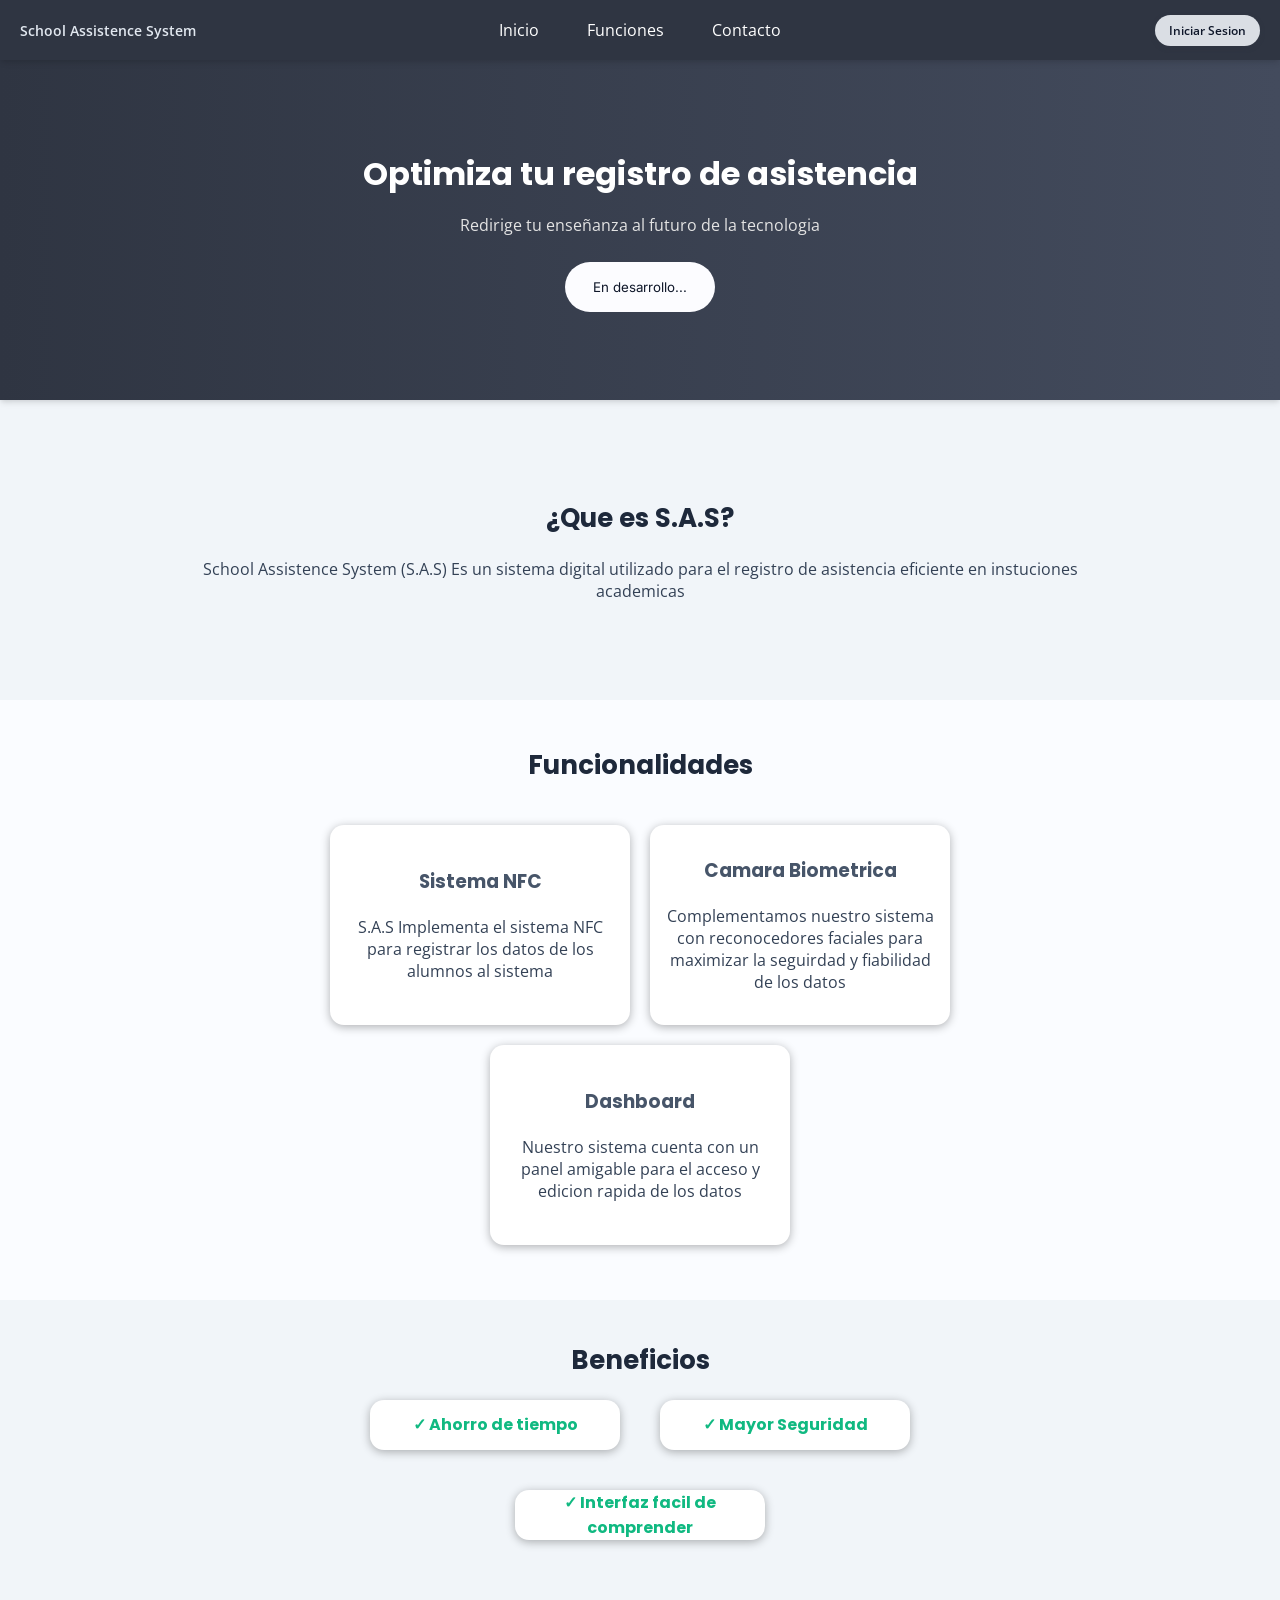
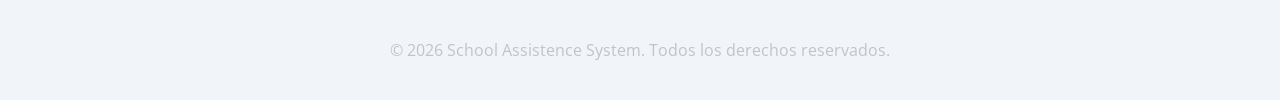
<file: index.html>
<!DOCTYPE html>
<html lang="es">
<head>
    <meta charset="UTF-8">
    <!-- Redirección instantánea por HTML -->
    <meta http-equiv="refresh" content="0; url=./landing/index.html">
    <title>Cargando...</title>
</head>
<body>
    <!-- Respaldo de redirección por JavaScript -->
    <script>
        window.location.href = "./landing/index.html";
    </script>
</body>
</html>
</file>
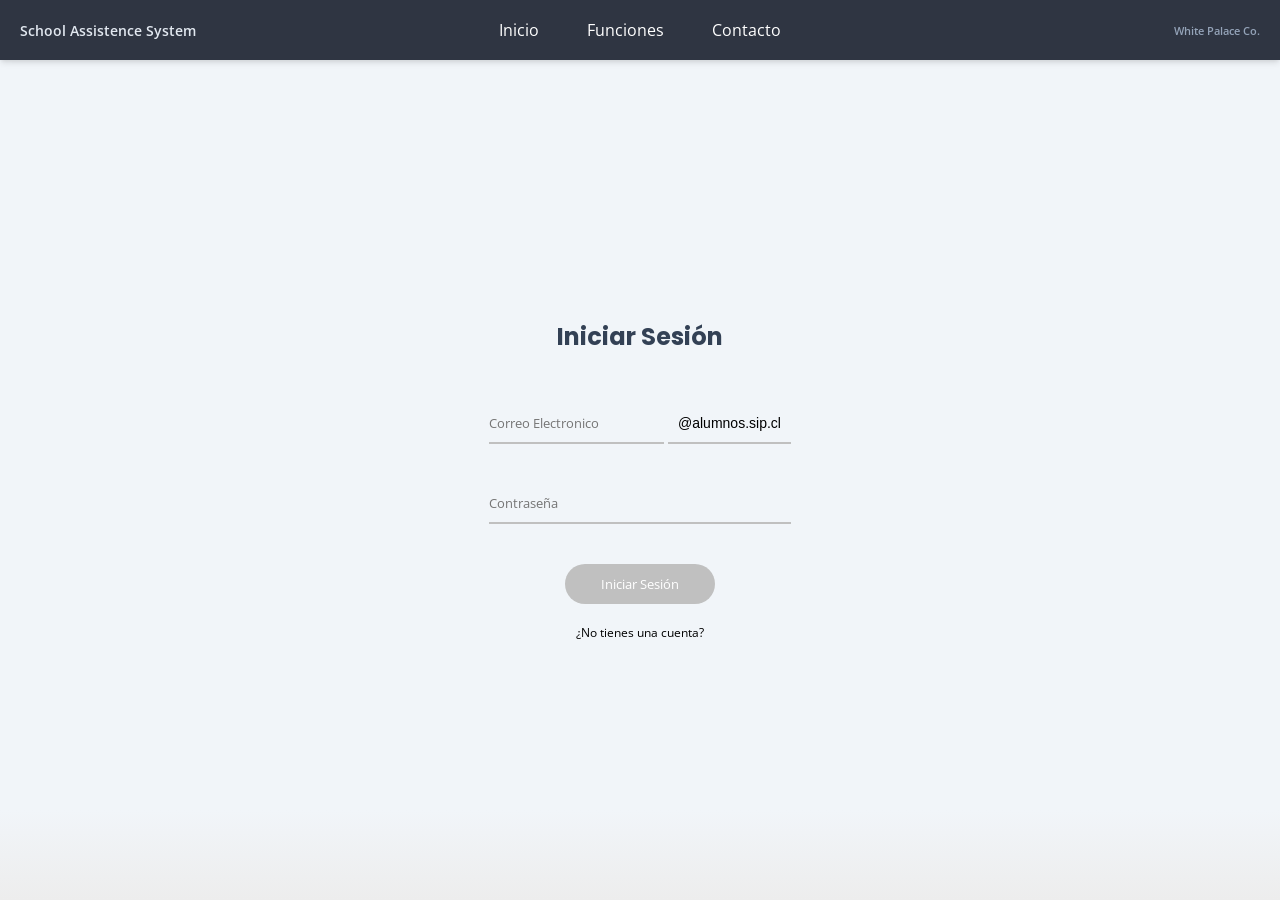
<file: auth/index.html>
<!doctype html>
<html lang="es">
    <head>
        <meta charset="UTF-8" />
        <meta name="viewport" content="width=device-width, initial-scale=1.0" />
        <title>Document</title>
        <link rel="stylesheet" href="styles/main.css" />

        <link rel="preconnect" href="https://fonts.googleapis.com" />
        <link rel="preconnect" href="https://fonts.gstatic.com" crossorigin />
        <link
            href="https://fonts.googleapis.com/css2?family=Inter:ital,opsz,wght@0,14..32,100..900;1,14..32,100..900&family=Open+Sans:ital,wght@0,300..800;1,300..800&family=Poppins:ital,wght@0,100;0,200;0,300;0,400;0,500;0,600;0,700;0,800;0,900;1,100;1,200;1,300;1,400;1,500;1,600;1,700;1,800;1,900&family=Roboto:ital,wght@0,100..900;1,100..900&display=swap"
            rel="stylesheet"
        />
    </head>
    <body>
        <nav>
            <div class="nav-name-proyect nav-elements">
            <h3>School Assistence System</h3>
            </div>
            <div class="nav-links nav-elements">
                <a href="../landing/index.html">Inicio</a>
                <a href="">Funciones</a>
                <a href="">Contacto</a>
            </div>

            <div class="nav-name-group nav-elements">
                <h4>White Palace Co.</h4>
            </div>
            
        </nav>

        <main class="container">
            <section id="form-register" class="auth-box hidden">
                <h2>Registrarse</h2>
                <form action="#" id="register-form">

                    <div class="input-email">
                        <label for="email"></label>
                        <input type="text" id="email" placeholder="Correo Electronico" />
                        
                        <select name="domain-email" id="domain">
                            <option value="">@alumnos.sip.cl</option>
                            <option value="">@sip.cl</option>
                        </select>
                    </div>

                    <label for="password"></label>
                    <input type="password" id="password" placeholder="Contraseña"/>

                    <label for="confirm-password"></label>
                    <input type="password" id="confirm-password" placeholder="Confirmar Contraseña" />

                    <div class="input-submit">
                    <input type="submit" value="Crear Cuenta" />
                    </div>
                </form>
                
                <a href="" id="already-have-account" class="switch-text">¿Ya tienes una cuenta?</a>
            </section>

            <section id="form-login" class="auth-box ">
                <h2>Iniciar Sesión</h2>
                <form action="#" id="login-form">

                    <div class="input-email">
                        <label for="email"></label>
                        <input type="text" id="email" placeholder="Correo Electronico" pattern="[^@]+"/>
                        
                        <select name="domain-email" id="domain">
                            <option value="">@alumnos.sip.cl</option>
                            <option value="">@sip.cl</option>
                        </select>
                    </div>

                    <label for="password"></label>
                    <input type="password" id="password" placeholder="Contraseña"/>

                    <div class="input-submit">
                    <input type="submit" value="Iniciar Sesión"/>
                    </div>
                </form>

                <a href="" id="not-have-account" class="switch-text">¿No tienes una cuenta?</a>
            </section>

            <section class="disabled hidden">
                <div>
                    <h5>Deshabilitado</h5>
                </div>
            </section>
        </main>

        <script src="script.js""></script>
    </body>
</html>
</file>
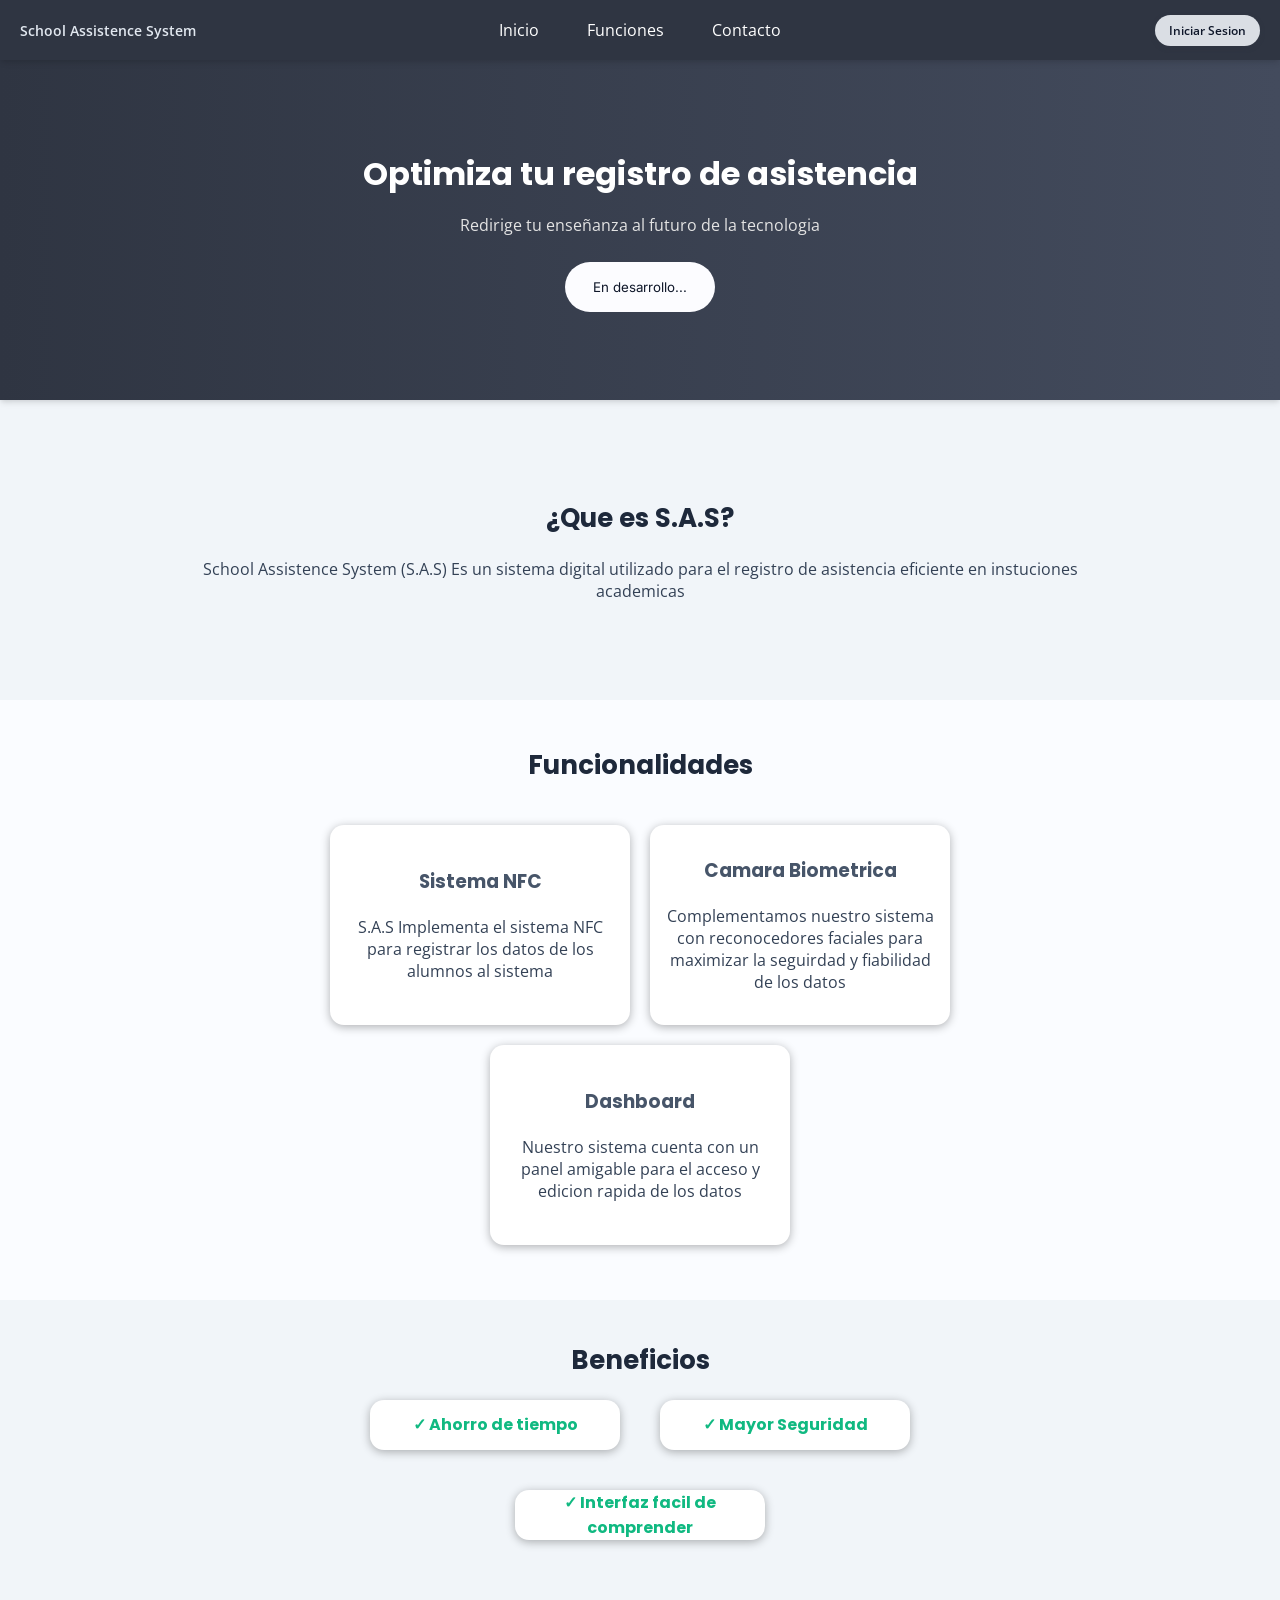
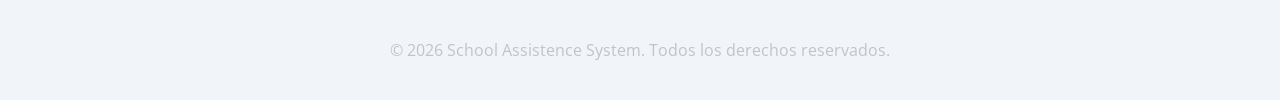
<file: landing/index.html>
<!doctype html>
<html lang="es">
    <head>
        <meta charset="UTF-8" />
        <meta name="viewport" content="width=device-width, initial-scale=1.0" />
        <link rel="stylesheet" href="styles/main.css"/>
        <title>Sistema S.A.S</title>

        <link rel="preconnect" href="https://fonts.googleapis.com" />
        <link rel="preconnect" href="https://fonts.gstatic.com" crossorigin />
        <link
            href="https://fonts.googleapis.com/css2?family=Inter:ital,opsz,wght@0,14..32,100..900;1,14..32,100..900&family=Open+Sans:ital,wght@0,300..800;1,300..800&family=Poppins:ital,wght@0,100;0,200;0,300;0,400;0,500;0,600;0,700;0,800;0,900;1,100;1,200;1,300;1,400;1,500;1,600;1,700;1,800;1,900&family=Roboto:ital,wght@0,100..900;1,100..900&display=swap"
            rel="stylesheet"
        />
    </head>
    <body>
        <header>
            <nav>
                <div class="nav-name-proyect nav-elements">
                    <h5>School Assistence System</h5>
                </div>
                <div class="nav-links nav-elements">
                    <a href="">Inicio</a>
                    <a href="">Funciones</a>
                    <a href="">Contacto</a>
                </div>
                <div class="nav-elements nav-signup">
                    <a href="../auth/index.html">Iniciar Sesion</a>
                </div>
            </nav>

            <div id="header-info">
                <h1>Optimiza tu registro de asistencia</h1>
                <h1 class="adapt-phone-title">School <br>Attendance<br> System</h1>
                <p>Redirige tu enseñanza al futuro de la tecnologia</p>
                <button>En desarrollo...</button>
            </div>
        </header>

        <main>
            <section class="main-section" id="info-sas">
                <h2>¿Que es S.A.S?</h2>
                <p>School Assistence System (S.A.S) Es un sistema digital utilizado para el registro de asistencia eficiente en instuciones academicas</p>
            </section>

            <section class="main-section" id="funcionalidades">
                <h2>Funcionalidades</h2>
                <div class="function-up">
                    <article class="box-functions">
                        <h3>Sistema NFC</h3>
                        <p>S.A.S Implementa el sistema NFC para registrar los datos de los alumnos al sistema</p>
                    </article>

                    <article class="box-functions">
                        <h3>Camara Biometrica</h3>
                        <p>Complementamos nuestro sistema con reconocedores faciales para maximizar la seguirdad y fiabilidad de los datos</p>
                    </article>
                </div>

                <article class="box-functions">
                    <h3>Dashboard</h3>
                    <p>Nuestro sistema cuenta con un panel amigable para el acceso y edicion rapida de los datos</p>
                </article>
            </section>

            <section class="main-section" id="beneficios">
                <h2>Beneficios</h2>
                <div id="beneficios-up">
                    <article class="beneficios-box">
                        <h4>✓ Ahorro de tiempo</h4>
                    </article>

                    <article class="beneficios-box">
                        <h4>✓ Mayor Seguridad</h4>
                    </article>
                </div>

                <article class="beneficios-box">
                    <h4>✓ Interfaz facil de comprender</h4>
                </article>
            </section>
        </main>

        <footer>
            <p>© 2026 School Assistence System. Todos los derechos reservados.</p>
        </footer>
    </body>
</html>
</file>
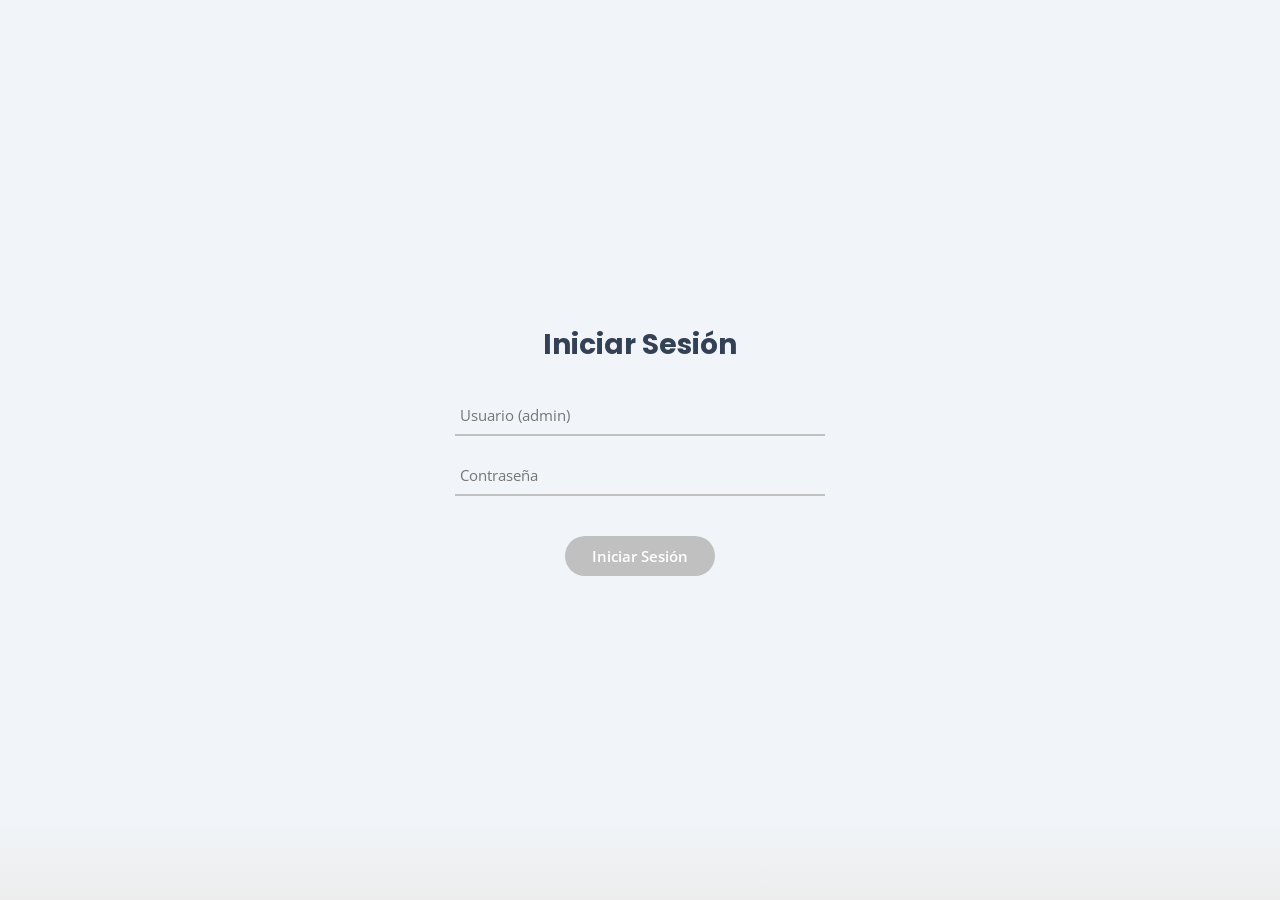
<file: Dashboard/login.html>
<!DOCTYPE html>
<html lang="es">

<head>
    <meta charset="UTF-8">
    <meta name="viewport" content="width=device-width, initial-scale=1.0">
    <title>S.A.S - Iniciar Sesión</title>

    <!-- Enlaces a fuentes de Google Fonts -->
    <link rel="preconnect" href="https://fonts.googleapis.com">
    <link rel="preconnect" href="https://fonts.gstatic.com" crossorigin>
    <link
        href="https://fonts.googleapis.com/css2?family=Inter:ital,opsz,wght@0,14..32,100..900;1,14..32,100..900&family=Open+Sans:ital,wght@0,300..800;1,300..800&family=Poppins:ital,wght@0,100;0,200;0,300;0,400;0,500;0,600;0,700;0,800;0,900;1,100;1,200;1,300;1,400;1,500;1,600;1,700;1,800;1,900&family=Roboto:ital,wght@0,100..900;1,100..900&display=swap"
        rel="stylesheet">

    <style>
        h1,
        h2,
        h3,
        button {
            font-family: Poppins, sans-serif;
        }

        a,
        input,
        option,
        label,
        h4,
        h5,
        h6 {
            font-family: "Open Sans", sans-serif;
        }

        * {
            -webkit-tap-highlight-color: transparent;
            margin: 0;
            padding: 0;
            box-sizing: border-box;
        }

        h2 {
            color: #334155;
            cursor: default;
            margin-bottom: 30px;
            font-size: 28px;
            text-align: center;
        }

        body {
            height: 100vh;
            width: 100%;
            display: flex;
            flex-direction: column;
            background: linear-gradient(to bottom, #F1F5F9 90%, #ededed);
            align-items: center;
            justify-content: center;
        }

        .container {
            width: 100%;
            position: relative;
            min-height: 350px;
            display: flex;
            align-items: center;
            justify-content: center;
            max-height: 100%;
        }

        .auth-box {
            display: flex;
            flex-direction: column;
            align-items: center;
            width: 370px;
            background: transparent;
        }

        form {
            display: flex;
            flex-direction: column;
            gap: 20px;
            width: 100%;
        }

        input {
            height: 40px;
            border: none;
            border-bottom: 2px solid rgb(192, 192, 192);
            background: transparent;
            font-size: 15px;
            padding: 0 5px;
        }

        input:focus {
            outline: none;
            border-bottom: 2px solid #334155;
        }

        input[type="submit"] {
            background-color: #c0c0c0;
            border: none;
            border-radius: 40px;
            width: 150px;
            color: white;
            transition: background-color 0.6s ease;
            cursor: pointer;
            font-weight: 600;
        }

        input[type="submit"]:hover {
            background-color: #666666;
        }

        .input-submit {
            margin-top: 20px;
            width: 100%;
            display: flex;
            justify-content: center;
        }

        /* Mensaje de error discreto acorde al diseño */
        .error-msg {
            color: #dc3545;
            font-size: 13px;
            text-align: center;
            margin-bottom: 15px;
            display: none;
        }
    </style>
</head>

<body>

    <main class="container">
        <section id="form-login" class="auth-box">
            <h2>Iniciar Sesión</h2>

            <div id="mensajeError" class="error-msg">Usuario o contraseña incorrectos.</div>

            <form id="login-form">
                <input type="text" id="username" placeholder="Usuario (admin)" required />
                <input type="password" id="password" placeholder="Contraseña" required />

                <div class="input-submit">
                    <input type="submit" value="Iniciar Sesión" />
                </div>
            </form>
        </section>
    </main>

    <!-- Lógica de funcionalidad y seguridad -->
    <script>
        document.getElementById('login-form').addEventListener('submit', function (event) {
            event.preventDefault();

            const usuarioIngresado = document.getElementById('username').value.trim();
            const passwordIngresado = document.getElementById('password').value;
            const mensajeError = document.getElementById('mensajeError');

            const usuarioCorrecto = "admin";
            const passwordCorrecto = "admin123";

            if (usuarioIngresado === usuarioCorrecto && passwordIngresado === passwordCorrecto) {
                mensajeError.style.display = 'none';

                // Generar sesión activa
                localStorage.setItem('sesionSAS', 'activa');
                localStorage.setItem('usuarioActivo', 'Administrador');

                // Redirigir al dashboard principal en la misma carpeta
                window.location.href = 'index.html';
            } else {
                mensajeError.style.display = 'block';
                document.getElementById('password').value = '';
            }
        });
    </script>
</body>

</html>
</file>
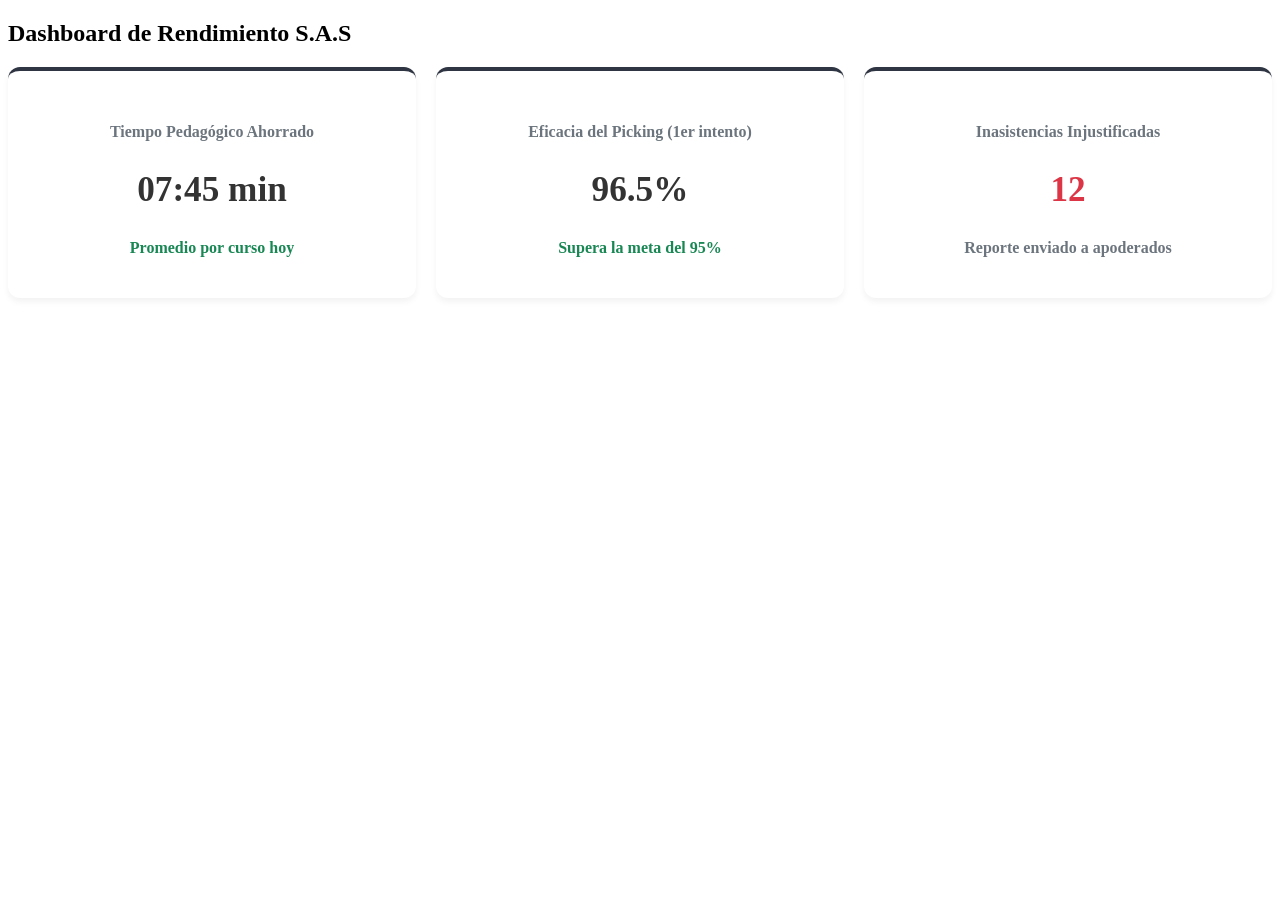
<file: Dashboard/views/analiticas.html>
<!DOCTYPE html>
<html lang="es">

<head>
    <meta charset="UTF-8">
    <meta name="viewport" content="width=device-width, initial-scale=1.0">
    <link rel="stylesheet" href="../Responsive.css">
    <title>Document</title>
</head>

<body>
    <style>
        .stats-grid {
            display: grid;
            grid-template-columns: repeat(3, 1fr);
            gap: 20px;
            margin-top: 20px;
        }
    
        .stat-card-sas {
            background: white;
            padding: 25px;
            border-radius: 12px;
            text-align: center;
            box-shadow: 0 4px 6px rgba(0, 0, 0, 0.05);
            border-top: 4px solid #2F3542;
        }
    
        .stat-card-sas h5 {
            color: #6c757d;
            font-size: 1rem;
            margin-bottom: 15px;
        }
    
        .stat-card-sas h2 {
            font-size: 2.2rem;
            color: #333;
        }
    
        .stat-card-sas p {
            color: #198754;
            font-weight: 600;
            margin-top: 10px;
        }
    </style>
    
    <div class="sas-container" style="background: transparent; box-shadow: none;">
        <h2>Dashboard de Rendimiento S.A.S</h2>
    
        <div class="stats-grid">
            <div class="stat-card-sas">
                <h5>Tiempo Pedagógico Ahorrado</h5>
                <h2>07:45 min</h2>
                <p>Promedio por curso hoy</p>
            </div>
            <div class="stat-card-sas">
                <h5>Eficacia del Picking (1er intento)</h5>
                <h2>96.5%</h2>
                <p>Supera la meta del 95%</p>
            </div>
            <div class="stat-card-sas">
                <h5>Inasistencias Injustificadas</h5>
                <h2 style="color: #dc3545;">12</h2>
                <p style="color: #6c757d;">Reporte enviado a apoderados</p>
            </div>
        </div>
    </div>

</body>

</html>
</file>
<file: auth/styles/main.css>
@import url(base.css);
@import url(layout.css);
@import url(nav.css);

* {
    margin: 0;
    padding: 0;
    box-sizing: border-box;
}
</file>
<file: landing/styles/main.css>
@import url(base.css);
@import url(header/header.css);
@import url(header/nav.css);
@import url(layout.css);
@import url(footer.css);

* {
    margin: 0;
    padding: 0;
    box-sizing: border-box;
}

body {
    background-color: #F1F5F9;
    width: 100vw;
    height: 100vh;
}

@media (max-width: 768px) {
  body {
    max-width: 100%;
  }
}

@media (max-width: 768px) {
    * {
        width: 100%;
    }
}
</file>
<file: Dashboard/Responsive.css>
/* ==========================================================
   HOJA DE ESTILOS RESPONSIVOS - SISTEMA S.A.S.
   ========================================================== */

@media (max-width: 768px) {

    /* 1. Ajustar los contenedores generales del sistema */
    .sas-container {
        padding: 15px !important;
        margin: 10px !important;
        border-radius: 10px;
    }

    /* 2. Adaptar el panel de Analíticas (de varias columnas a una sola vertical) */
    .stats-grid {
        grid-template-columns: 1fr !important;
        gap: 15px !important;
    }

    /* 3. Hacer que las tablas del sistema sean deslizables horizontalmente */
    .table-sas {
        display: block;
        width: 100%;
        overflow-x: auto;
        white-space: nowrap;
    }

    /* 4. Adaptar la nueva caja de Login (.auth-box) para pantallas pequeñas */
    .auth-box {
        width: 90% !important;
        max-width: 330px !important;
        position: relative !important;
        margin: 0 auto !important;
        padding: 10px !important;
    }

    /* Por si acaso mantienes algún contenedor antiguo de login */
    .login-container {
        padding: 20px !important;
        max-width: 85% !important;
        margin: 0 auto;
    }

    /* 5. Ajustar elementos de configuración para que se apilen verticalmente */
    .config-item {
        flex-direction: column;
        align-items: flex-start !important;
        gap: 12px;
    }
}
</file>
